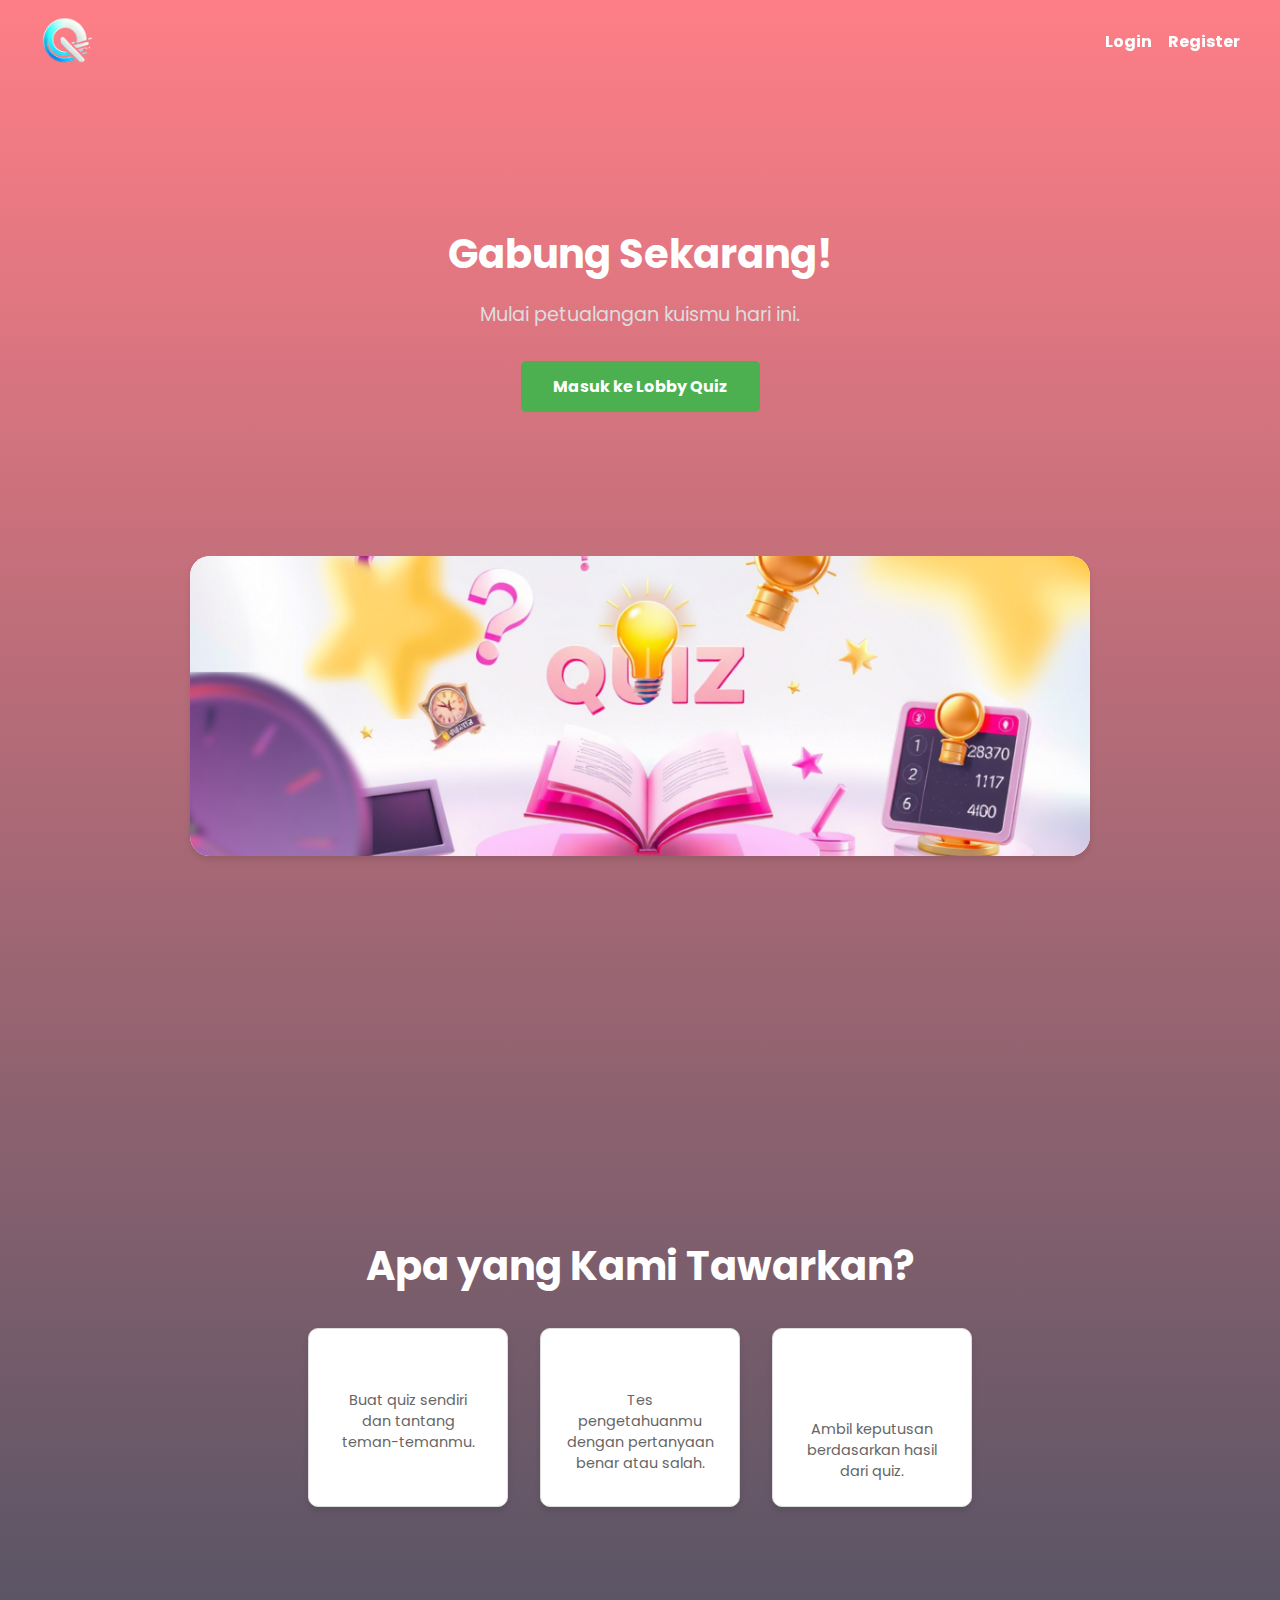
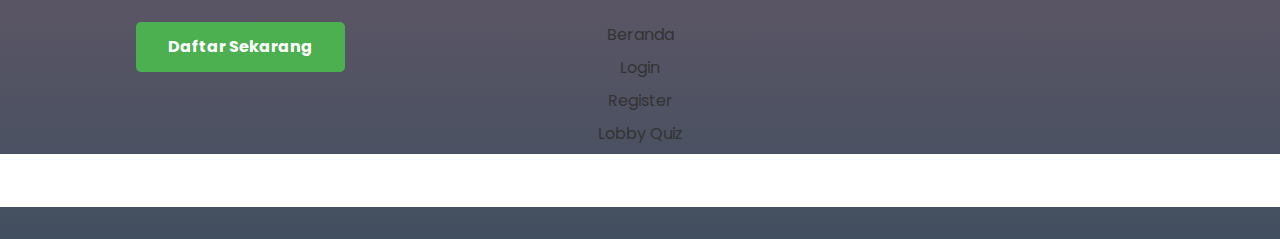
<file: index.html>
<!DOCTYPE html>
<html lang="id">
<head>
    <meta charset="UTF-8">
    <meta name="viewport" content="width=device-width, initial-scale=1.0">
    <title>Quizzy Quest - Beranda</title>
    <link rel="stylesheet" href="assets/css/styles.css">
    <link rel="preconnect" href="https://fonts.googleapis.com">
    <link rel="preconnect" href="https://fonts.gstatic.com" crossorigin>
    <link href="https://fonts.googleapis.com/css2?family=Poppins:wght@400;500;600&display=swap" rel="stylesheet">
</head>
<body>
    <!-- Header -->
    <header id="site-header">
        <div class="header-container">
            <img src="assets/images/logo.png" alt="Quizzy Quest Logo" class="site-logo">
            <nav class="main-navigation">
                <ul class="nav-links">
                    <li><a href="pages/login.html" class="nav-link">Login</a></li>
                    <li><a href="pages/register.html" class="nav-link">Register</a></li>
                </ul>
            </nav>
        </div>
    </header>

    <!-- Main Content -->
    <main id="main-content">
        <!-- Join Quiz Section -->
        <section class="join-quiz-section">
            <h2 class="section-title">Gabung Sekarang!</h2>
            <p class="section-description">Mulai petualangan kuismu hari ini.</p>
            <a href="pages/pre-lobby.html" class="join-quiz-button">Masuk ke Lobby Quiz</a>
        </section>

        <!-- Carousel Section -->
        <section class="carousel-section">
            <div class="carousel-container">
                <div class="carousel-card active">
                    <img src="assets/images/carousel/card1.png" alt="Carousel Image 1" class="carousel-image">
                
                </div>
                <div class="carousel-card">
                    <img src="assets/images/carousel/card1.png" alt="Carousel Image 2" class="carousel-image">
               
                </div>
                <div class="carousel-card">
                    <img src="assets/images/carousel/card1.png" alt="Carousel Image 3" class="carousel-image">
                    
                </div>
            </div>
        </section>

        <!-- Features Sections -->
        <section class="features-section">
            <h2 class="section-title">Apa yang Kami Tawarkan?</h2>
            <div class="feature-cards">
                <div class="feature-card">
                    <h3 class="card-title">Membuat Quiz</h3>
                    <p class="card-description">Buat quiz sendiri dan tantang teman-temanmu.</p>
                </div>
                <div class="feature-card">
                    <h3 class="card-title">Right or False</h3>
                    <p class="card-description">Tes pengetahuanmu dengan pertanyaan benar atau salah.</p>
                </div>
                <div class="feature-card">
                    <h3 class="card-title">Decision Maker</h3>
                    <p class="card-description">Ambil keputusan berdasarkan hasil dari quiz.</p>
                </div>
            </div>
        </section>
    </main>

    <!-- Footer -->
    <footer id="site-footer">
        <div class="footer-top">
            <div class="cta-section">
                <h3 class="cta-title">Tertarik? Gabung Sekarang!</h3>
                <a href="pages/register.html" class="cta-button">Daftar Sekarang</a>
            </div>
            <div class="sitemap-section">
                <h3 class="sitemap-title">Peta Situs</h3>
                <ul class="sitemap-links">
                    <li><a href="index.html">Beranda</a></li>
                    <li><a href="pages/login.html">Login</a></li>
                    <li><a href="pages/register.html">Register</a></li>
                    <li><a href="pages/lobby.html">Lobby Quiz</a></li>
                </ul>
            </div>
            <div class="contact-section">
                <h3 class="contact-title">Kontak Kami</h3>
                <p class="contact-info">Email: support@quizzyquest.com</p>
                <p class="contact-info">Telepon: +123-456-7890</p>
            </div>
        </div>
        <div class="footer-bottom">
            <p class="copyright-text">© 2023 Quizzy Quest. All rights reserved.</p>
        </div>
    </footer>

    <!-- JavaScript -->
    <script src="assets/js/main.js"></script>
    <script src="assets/js/scroll-effects.js"></script>
</body>
</html>
</file>
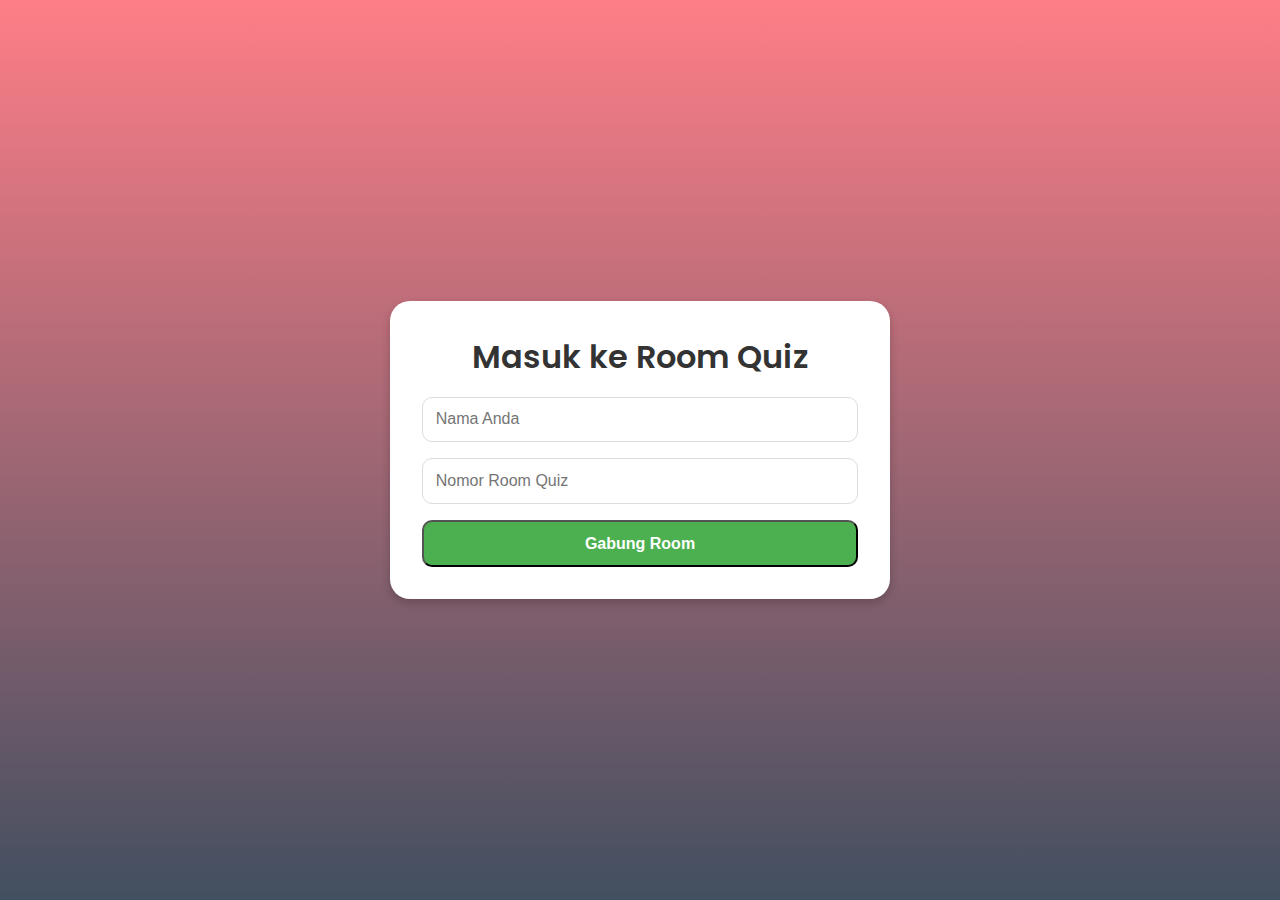
<file: pages/lobby.html>
<!DOCTYPE html>
<html lang="id">
<head>
    <meta charset="UTF-8">
    <meta name="viewport" content="width=device-width, initial-scale=1.0">
    <title>Lobby Quiz</title>
    <link rel="stylesheet" href="../assets/css/lobby.css">
    <link rel="preconnect" href="https://fonts.googleapis.com">
    <link rel="preconnect" href="https://fonts.gstatic.com" crossorigin>
    <link href="https://fonts.googleapis.com/css2?family=Poppins:wght@400;500;600&display=swap" rel="stylesheet">
</head>
<body>
    <div class="lobby-container">
        <!-- Header -->
        <div class="lobby-header">
            <h1 class="lobby-title">Room Quiz</h1>
            <p class="lobby-description">Selamat datang di Room Quiz!</p>
        </div>

        <!-- Kode Room -->
        <div class="room-code-section">
            <p class="room-code-label">Kode Room:</p>
            <div class="room-code-box">
                <span id="roomCode"></span>
                <button id="copyButton" class="copy-button">Copy</button>
            </div>
        </div>

        <!-- Daftar Pemain -->
        <div class="players-list">
            <h2 class="players-title">Pemain dalam Room</h2>
            <ul id="playersList" class="players-items">
                <!-- Daftar pemain akan ditampilkan di sini -->
            </ul>
        </div>

        <!-- Tombol Aksi -->
        <div class="action-buttons">
            <button id="inviteFriendsButton" class="auth-button invite-friends-button">Invite Friends</button>
            <button id="startQuizButton" class="auth-button start-quiz-button">Mulai Quiz</button>
        </div>
    </div>

    <script src="../assets/js/quiz-parser.js"></script>
    <script>
        // Ambil data dari localStorage
        const playerName = localStorage.getItem('playerName');
        const roomNumber = localStorage.getItem('roomNumber');

        if (!playerName || !roomNumber) {
            alert("Silakan masukkan nama dan nomor room terlebih dahulu!");
            window.location.href = "pre-lobby.html";
        }

        // Tampilkan detail room quiz
        fetch('../data/questions.csv')
        .then(response => response.text())
        .then(csvData => {
            const parsedQuestions = parseCSV(csvData);

            console.log("Parsed Questions:", parsedQuestions); // Log parsed questions
            console.log("Room Number from localStorage:", roomNumber); // Log room number

            const roomQuestions = getQuestionsByRoom(parsedQuestions, roomNumber);

            console.log("Filtered Questions for Room:", roomQuestions); // Log filtered questions

            if (roomQuestions.length === 0) {
                alert("Room tidak ditemukan!");
                window.location.href = "pre-lobby.html";
            }

            const title = roomQuestions[0].title;
            const totalQuestions = roomQuestions.length;

            document.querySelector('.lobby-title').textContent += `: ${title}`;
            document.querySelector('.lobby-description').innerHTML = `
                Selamat datang, <strong>${playerName}</strong>!<br>
                Room ini memiliki <strong>${totalQuestions} pertanyaan</strong>.
            `;

            localStorage.setItem('quizQuestions', JSON.stringify(roomQuestions));
        })
        .catch(error => {
            console.error("Error loading questions:", error);
            alert("Gagal memuat pertanyaan. Silakan coba lagi.");
        });

            document.getElementById('roomCode').textContent = roomNumber;

        // Dummy data untuk daftar pemain
        const dummyPlayers = [
            { name: "Alice", avatar: "😊" },
            { name: "Bob", avatar: "😎" },
            { name: "Charlie", avatar: "🤩" }
        ];

        // Tampilkan daftar pemain
        const playersList = document.getElementById('playersList');
        dummyPlayers.forEach(player => {
            const listItem = document.createElement('li');
            listItem.className = 'player-item';
            listItem.innerHTML = `
                <span class="player-avatar">${player.avatar}</span>
                <span class="player-name">${player.name}</span>
            `;
            playersList.appendChild(listItem);
        });

        // Tombol Copy
        document.getElementById('copyButton').addEventListener('click', () => {
            const roomCode = document.getElementById('roomCode').textContent;
            navigator.clipboard.writeText(roomCode).then(() => {
                alert("Kode room berhasil disalin!");
            }).catch(err => {
                alert("Gagal menyalin kode room.");
            });
        });

        // Tombol Mulai Quiz
        document.getElementById('startQuizButton').addEventListener('click', () => {
            window.location.href = "quiz.html";
        });

        // Tombol Invite Friends (Dummy)
        document.getElementById('inviteFriendsButton').addEventListener('click', () => {
            alert("Bagikan kode room kepada temanmu: " + document.getElementById('roomCode').textContent);
        });
    </script>
</body>
</html>
</file>
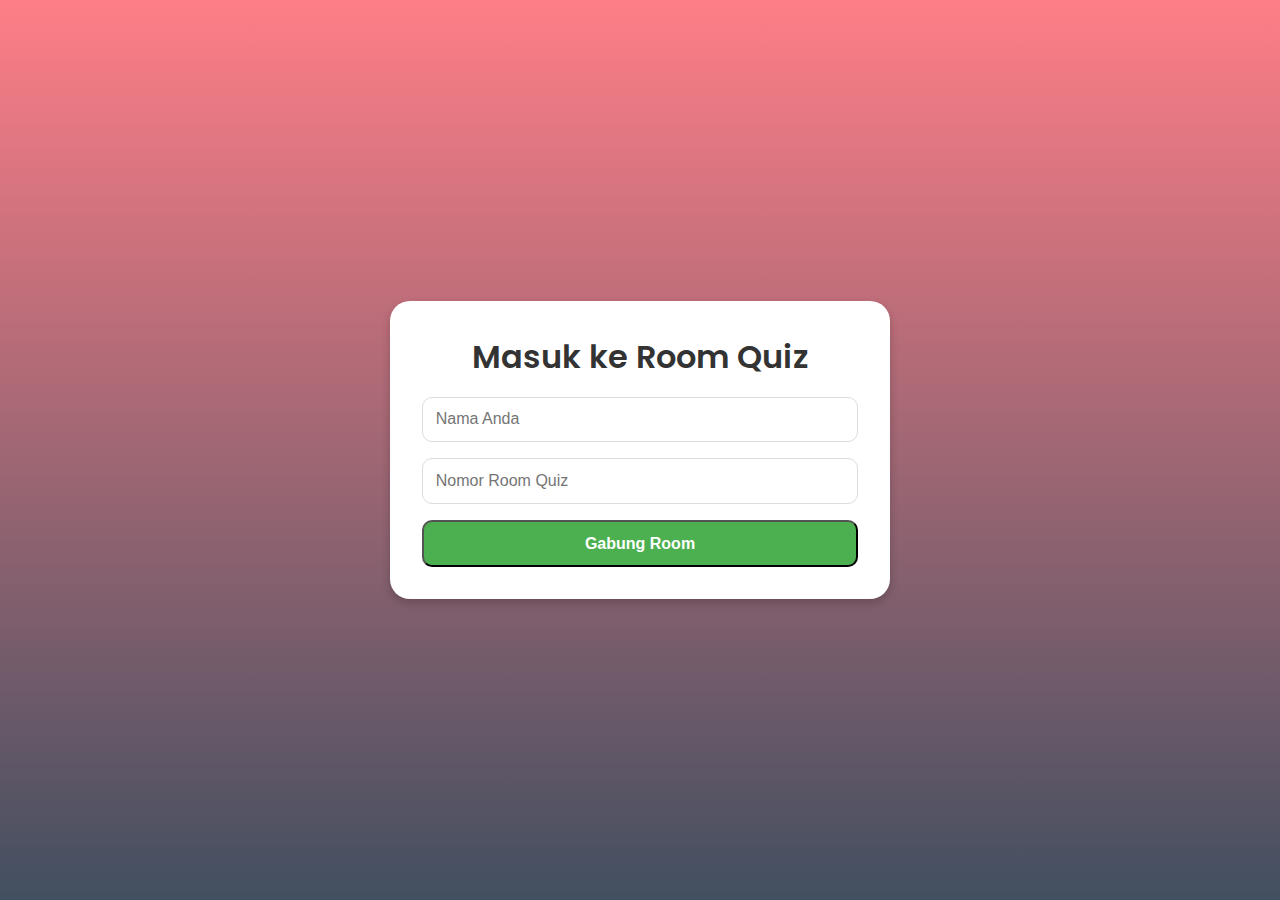
<file: pages/pre-lobby.html>
<!DOCTYPE html>
<html lang="id">
<head>
    <meta charset="UTF-8">
    <meta name="viewport" content="width=device-width, initial-scale=1.0">
    <title>Pre-Lobby Quiz</title>
    <link rel="stylesheet" href="../assets/css/pre-lobby.css">
    <link rel="preconnect" href="https://fonts.googleapis.com">
    <link rel="preconnect" href="https://fonts.gstatic.com" crossorigin>
    <link href="https://fonts.googleapis.com/css2?family=Poppins:wght@400;500;600&display=swap" rel="stylesheet">
</head>
<body>
    <div class="auth-container">
        <div class="register-section">
            <h1 class="auth-title">Masuk ke Room Quiz</h1>
            <form id="preLobbyForm" class="auth-form">
                <input type="text" placeholder="Nama Anda" class="input-field" id="playerName">
                <input type="number" placeholder="Nomor Room Quiz" class="input-field" id="roomNumber">
                <button type="submit" class="auth-button join-button">Gabung Room</button>
            </form>
        </div>
    </div>

    <script src="../assets/js/main.js"></script>
    <script>
        document.getElementById('preLobbyForm').addEventListener('submit', function(event) {
            event.preventDefault();

            const playerName = document.getElementById('playerName').value;
            const roomNumber = document.getElementById('roomNumber').value;

            if (!playerName || !roomNumber) {
                alert("Silakan isi nama dan nomor room!");
                return;
            }

            // Simpan data ke localStorage
            localStorage.setItem('playerName', playerName);
            localStorage.setItem('roomNumber', roomNumber);

            // Redirect ke halaman lobby
            window.location.href = "lobby.html";
        });
    </script>
</body>
</html>
</file>
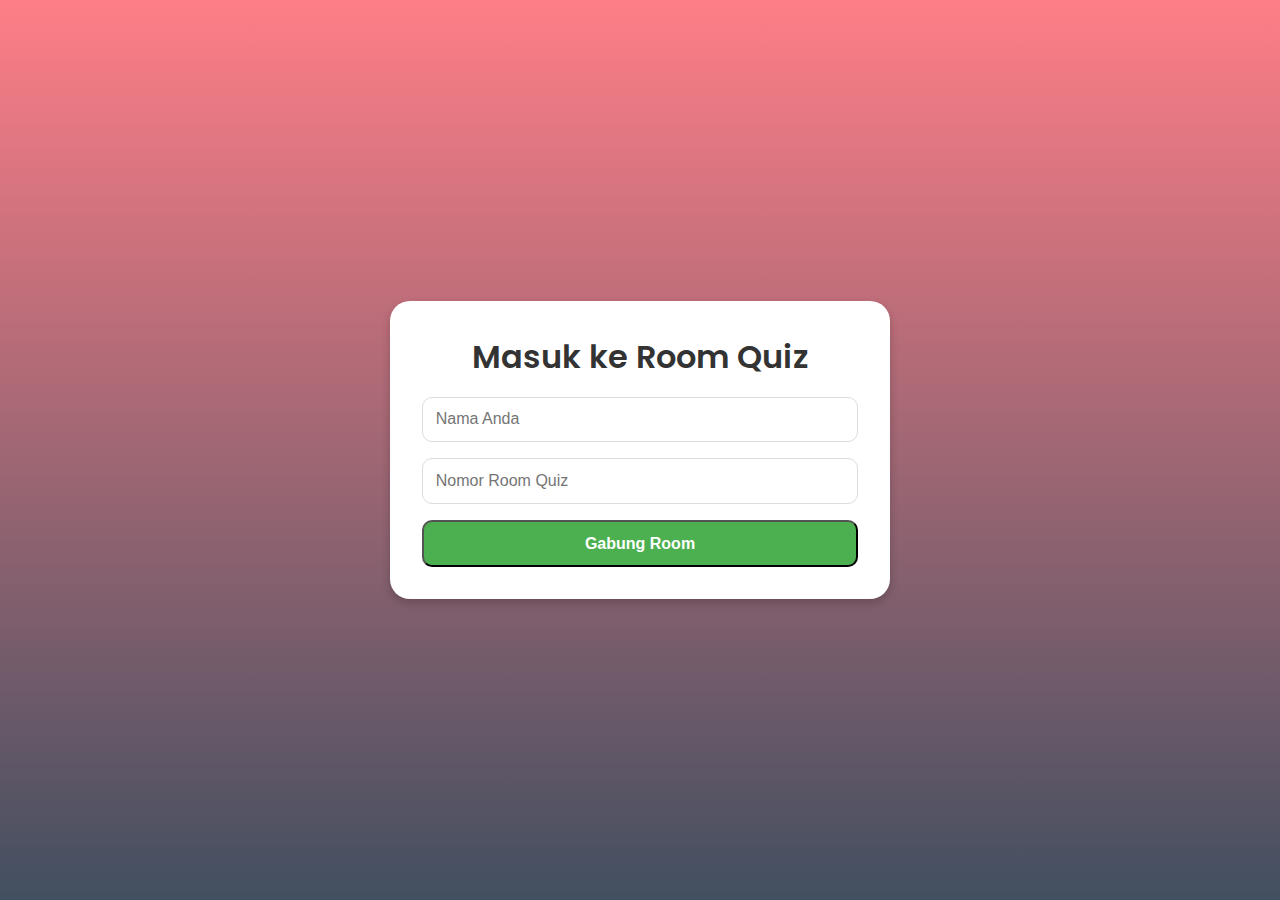
<file: pages/quiz.html>
<!DOCTYPE html>
<html lang="id">
<head>
    <meta charset="UTF-8">
    <meta name="viewport" content="width=device-width, initial-scale=1.0">
    <title>Quiz</title>
    <link rel="stylesheet" href="../assets/css/quiz.css"> <!-- Hanya quiz.css -->
    <link rel="preconnect" href="https://fonts.googleapis.com">
    <link rel="preconnect" href="https://fonts.gstatic.com" crossorigin>
    <link href="https://fonts.googleapis.com/css2?family=Poppins:wght@400;500;600&display=swap" rel="stylesheet">
</head>
<body>
    <div class="quiz-container">
        <!-- Header Quiz -->
        <div class="quiz-header">
            <p class="quiz-progress">Pertanyaan <span id="currentQuestionNumber">1</span>/<span id="totalQuestions">5</span></p>
        </div>

        <!-- Pertanyaan -->
        <div id="quizContent" class="quiz-content">
            <!-- Pertanyaan akan ditampilkan di sini -->
        </div>

        <!-- Feedback Jawaban -->
        <div id="feedbackMessage" class="feedback-message"></div>

        <!-- Pilihan Ganda -->
        <div id="optionsContainer" class="options-container">
            <!-- Pilihan ganda akan ditampilkan di sini -->
        </div>

        <!-- Progress Bar -->
        <div id="progressBar" class="progress-bar"></div>
    </div>

    <script src="../assets/js/quiz-parser.js"></script>
    <script>
        // Ambil data pertanyaan dari localStorage
        const quizQuestions = JSON.parse(localStorage.getItem('quizQuestions'));
        if (!quizQuestions || quizQuestions.length === 0) {
            console.error("No questions found in localStorage!"); // Debugging
            alert("Tidak ada pertanyaan tersedia!");
            window.location.href = "pre-lobby.html";
        }

        let currentQuestionIndex = 0;
        let score = 0;

        // Fungsi untuk menampilkan pertanyaan
        function displayQuestion(index) {
            const questionData = quizQuestions[index];
            console.log("Current Question Data:", questionData); // Debugging

            if (!questionData) {
                console.error("Invalid question data at index:", index); // Debugging
                return;
            }

            document.getElementById('quizContent').innerHTML = `
                <p class="quiz-question">${questionData.question}</p>
            `;

            // Update progress
            document.getElementById('currentQuestionNumber').textContent = index + 1;
            document.getElementById('totalQuestions').textContent = quizQuestions.length;

            // Tampilkan pilihan ganda
            const optionsContainer = document.getElementById('optionsContainer');
            optionsContainer.innerHTML = ''; // Bersihkan konten sebelumnya

            ['A', 'B', 'C', 'D'].forEach(option => {
                const optionText = questionData[`option_${option.toLowerCase()}`];
                console.log(`Option ${option}: ${optionText}`); // Debugging

                const optionBox = document.createElement('div');
                optionBox.className = 'option-box';
                optionBox.textContent = `${option}. ${optionText}`;
                optionBox.addEventListener('click', () => handleAnswer(option));
                optionsContainer.appendChild(optionBox);
            });
        }

        // Fungsi untuk menangani jawaban
        function handleAnswer(selectedOption) {
            const correctAnswer = quizQuestions[currentQuestionIndex].correct_answer;

            // Nonaktifkan semua pilihan setelah jawaban dipilih
            document.querySelectorAll('.option-box').forEach(box => {
                box.style.pointerEvents = 'none';
            });

            // Ubah warna latar belakang berdasarkan jawaban
            const isCorrect = selectedOption === correctAnswer;
            document.body.style.backgroundColor = isCorrect ? '#4CAF50' : '#FF5722';
            document.getElementById('feedbackMessage').textContent = isCorrect
                ? 'Jawaban kamu benar! ✅'
                : `Jawaban kamu salah! ❌ Jawaban yang benar adalah: ${correctAnswer}`;

            // Tambahkan skor jika jawaban benar
            if (isCorrect) score++;

            // Mulai progress bar
            startProgressBar();
        }

        // Fungsi untuk memulai progress bar
        function startProgressBar() {
            const progressBar = document.getElementById('progressBar');
            progressBar.style.width = '0%';
            progressBar.style.transition = 'none';
            setTimeout(() => {
                progressBar.style.transition = 'width 4s linear';
                progressBar.style.width = '100%';

                // Pindah ke pertanyaan berikutnya setelah 4 detik
                setTimeout(() => {
                    currentQuestionIndex++;
                    if (currentQuestionIndex < quizQuestions.length) {
                        resetQuizUI();
                        displayQuestion(currentQuestionIndex);
                    } else {
                        // Simpan skor ke localStorage dan redirect ke halaman rekap
                        localStorage.setItem('quizScore', score);
                        window.location.href = "rekap.html";
                    }
                }, 4000);
            }, 50);
        }

        // Fungsi untuk mereset UI setelah transisi
        function resetQuizUI() {
            document.body.style.backgroundColor = '#fff'; // Reset warna latar belakang
            document.getElementById('feedbackMessage').textContent = ''; // Hapus feedback
            document.querySelectorAll('.option-box').forEach(box => {
                box.style.pointerEvents = 'auto'; // Aktifkan kembali pilihan
            });
        }

        // Tampilkan pertanyaan pertama saat halaman dimuat
        displayQuestion(currentQuestionIndex);
    </script>
</body>
</html>
</file>
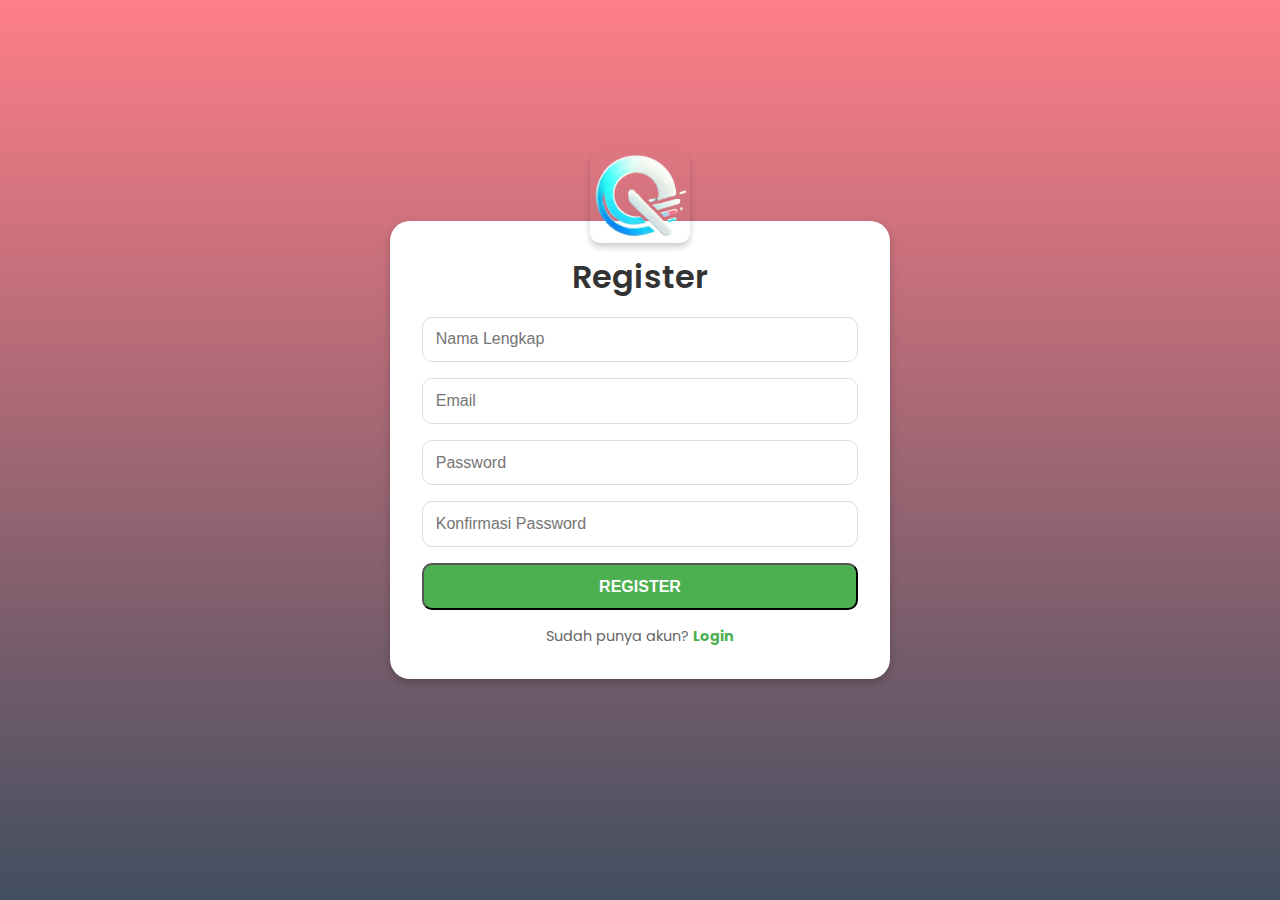
<file: pages/register.html>
<!DOCTYPE html>
<html lang="id">
<head>
    <meta charset="UTF-8">
    <meta name="viewport" content="width=device-width, initial-scale=1.0">
    <title>Register</title>
    <link rel="stylesheet" href="../assets/css/register.css">
    <link rel="preconnect" href="https://fonts.googleapis.com">
    <link rel="preconnect" href="https://fonts.gstatic.com" crossorigin>
    <link href="https://fonts.googleapis.com/css2?family=Poppins:wght@400;500;600&display=swap" rel="stylesheet">
</head>
<body>
    <div class="register-container">
        <!-- Logo -->
        <img src="../assets/images/logo.png" alt="Quizzy Quest Logo" class="floating-logo">

        <!-- Register Section -->
        <div class="register-section">
            <h1 class="auth-title">Register</h1>
            <form id="registerForm" class="auth-form">
                <input type="text" placeholder="Nama Lengkap" class="input-field" id="fullName">
                <input type="email" placeholder="Email" class="input-field" id="email">
                <input type="password" placeholder="Password" class="input-field" id="password">
                <input type="password" placeholder="Konfirmasi Password" class="input-field" id="confirmPassword">
                <button type="submit" class="auth-button register-button">REGISTER</button>
            </form>
            <p class="login-text">Sudah punya akun? <a href="login.html" class="login-link">Login</a></p>
        </div>
    </div>

    <script>
        document.getElementById('registerForm').addEventListener('submit', function(event) {
            event.preventDefault();

            const fullName = document.getElementById('fullName').value;
            const email = document.getElementById('email').value;
            const password = document.getElementById('password').value;
            const confirmPassword = document.getElementById('confirmPassword').value;

            // Validasi password
            if (password !== confirmPassword) {
                alert("Password dan Konfirmasi Password tidak cocok.");
                return;
            }

            // Simulasi validasi registrasi
            setTimeout(function() {
                alert("Pendaftaran berhasil!");
                window.location.href = "login.html";
            }, 1000);
        });
    </script>
</body>
</html>
</file>
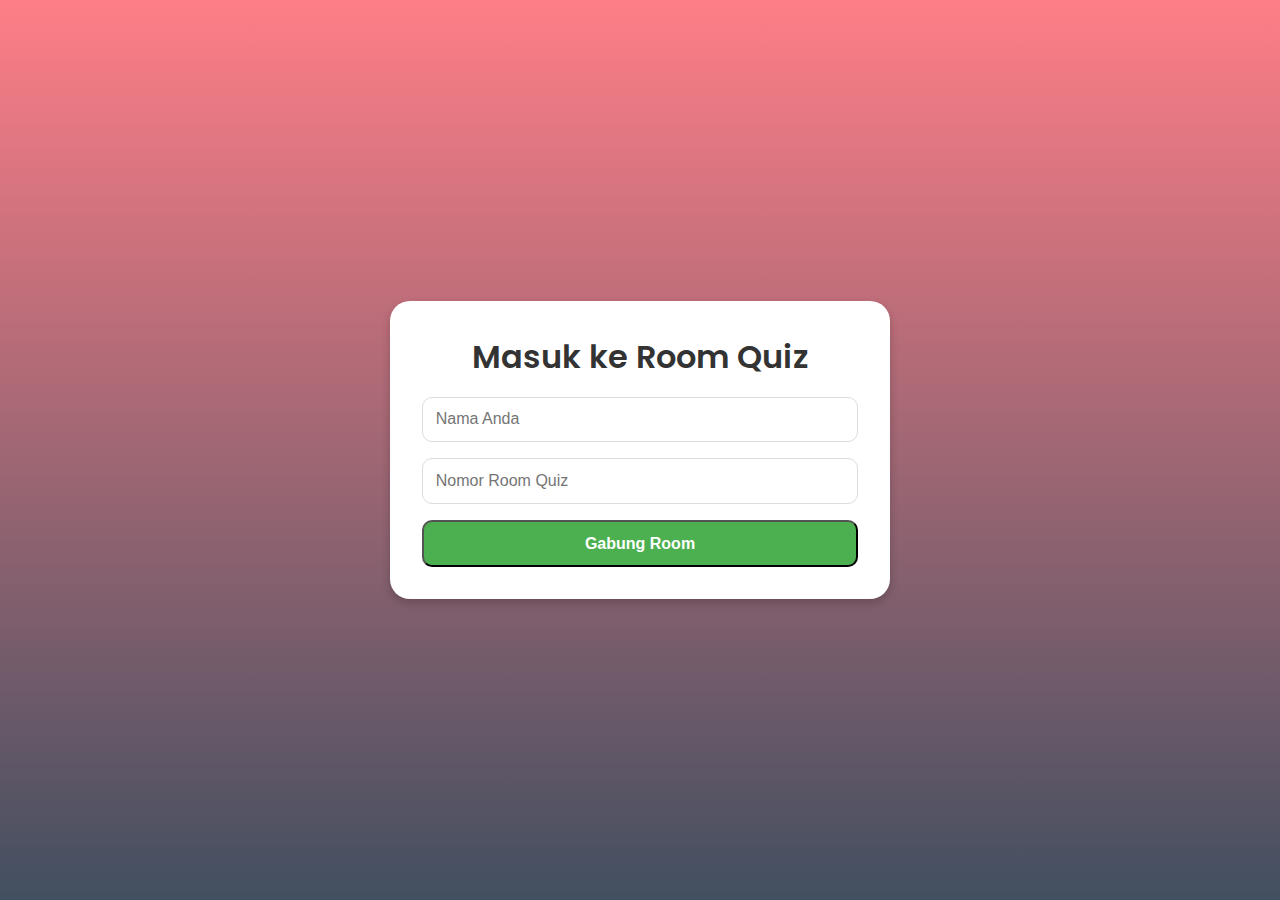
<file: pages/rekap.html>
<!DOCTYPE html>
<html lang="id">
<head>
    <meta charset="UTF-8">
    <meta name="viewport" content="width=device-width, initial-scale=1.0">
    <title>Rekap Quiz</title>
    <link rel="stylesheet" href="../assets/css/rekap.css"> <!-- File CSS khusus rekap -->
</head>
<body>
    <div class="rekap-container">
        <!-- Header Rekap -->
        <h1 class="rekap-title">Rekap Quiz</h1>

        <!-- Skor Akhir -->
        <div class="score-summary">
            <p class="score-text">Skor Akhir:</p>
            <p id="finalScore" class="score-value">0</p>
        </div>

        <!-- Detail Pertanyaan -->
        <div class="question-details">
            <h2 class="details-title">Detail Pertanyaan</h2>
            <ul id="questionList" class="details-list">
                <!-- Detail pertanyaan akan ditampilkan di sini -->
            </ul>
        </div>

        <!-- Tombol Aksi -->
        <div class="action-buttons">
            <button id="restartQuizButton" class="auth-button restart-button">Main Lagi</button>
            <button id="backToLobbyButton" class="auth-button back-to-lobby-button">Kembali ke Lobby</button>
        </div>
    </div>

    <script src="../assets/js/quiz-parser.js"></script>
    <script>
        // Ambil data dari localStorage
        const playerName = localStorage.getItem('playerName');
        const quizQuestions = JSON.parse(localStorage.getItem('quizQuestions'));
        const quizScore = parseInt(localStorage.getItem('quizScore')) || 0;

        if (!playerName || !quizQuestions) {
            alert("Data tidak tersedia!");
            window.location.href = "pre-lobby.html";
        }

        // Tampilkan skor akhir
        document.getElementById('finalScore').textContent = quizScore;

        // Tampilkan detail pertanyaan
        const questionList = document.getElementById('questionList');
        quizQuestions.forEach((question, index) => {
            const userAnswer = localStorage.getItem(`userAnswer_${index}`) || 'Tidak dijawab';
            const isCorrect = userAnswer === question.correct_answer;

            const listItem = document.createElement('li');
            listItem.className = 'question-item';
            listItem.innerHTML = `
                <p class="question">${question.question}</p>
                <p class="answer-info">
                    Jawaban kamu: <span class="${isCorrect ? 'correct' : 'incorrect'}">${userAnswer}</span><br>
                    Jawaban yang benar: <span class="correct-answer">${question.correct_answer}</span>
                </p>
            `;
            questionList.appendChild(listItem);
        });

        // Tombol Main Lagi
        document.getElementById('restartQuizButton').addEventListener('click', () => {
            localStorage.removeItem('quizScore'); // Hapus skor lama
            window.location.href = "quiz.html"; // Redirect ke halaman quiz
        });

        // Tombol Kembali ke Lobby
        document.getElementById('backToLobbyButton').addEventListener('click', () => {
            localStorage.removeItem('quizScore'); // Hapus skor lama
            window.location.href = "lobby.html"; // Redirect ke halaman lobby
        });
    </script>
</body>
</html>
</file>
<file: assets/css/styles.css>
/* General Reset */
* {
    margin: 0;
    padding: 0;
    box-sizing: border-box;
}

/* Body and Font */
body {
    font-family: 'Poppins', sans-serif;
    background: linear-gradient(to bottom, #FE7E87, #424F60);
    color: #fff;
    overflow-x: hidden;
}

/* Header */
#site-header {
    position: fixed;
    top: 0;
    left: 0;
    width: 100%;
    z-index: 1000;
    transition: background-color 0.3s ease;
    padding: 1rem;
    display: flex;
    justify-content: space-between;
    align-items: center;
    background-color: rgba(255, 255, 255, 0); /* Transparan saat awal */
    
}

.header-container {
    display: flex;
    justify-content: space-between;
    align-items: center;
    width: 100%;
    max-width: 1200px;
    margin: 0 auto;
}


.site-logo {
    height: 50px;
}

.main-navigation .nav-links {
    list-style: none;
    display: flex;
    gap: 1rem;
}

.nav-link {
    text-decoration: none;
    color: rgb(255, 255, 255);
    font-weight: bold;
}

/* Main Content */
#main-content {
    padding: 10rem 2rem 2rem;
    max-width: 1200px;
    margin: 0 auto;
}

.join-quiz-section {
    text-align: center;
    padding: 4rem 1rem;
}

.section-title {
    font-size: 2.5rem;
    margin-bottom: 1rem;
}

.section-description {
    font-size: 1.2rem;
    color: #ddd;
    margin-bottom: 2rem;
}

.join-quiz-button {
    display: inline-block;
    padding: 0.8rem 2rem;
    background-color: #4CAF50;
    color: white;
    text-decoration: none;
    border-radius: 5px;
    font-weight: bold;
    transition: background-color 0.3s ease;
}

.join-quiz-button:hover {
    background-color: #3e8e41;
}
/* Carousel Styling */
.carousel-section {
    margin-top: 5rem;
    text-align: center;
}

.carousel-container {
    position: relative;
    display: flex;
    justify-content: center;
    overflow: hidden;
    max-width: 100%;
    height: 600px;
    scroll-snap-type: x mandatory;
    gap: 2rem;
}

.carousel-card {
    position: absolute;
    top: 0;
    left: 100%; /* Mulai dari luar layar */
    transition: transform 0.5s ease-in-out;
    opacity: 0; /* Awalnya tidak terlihat */
    width: 100%; /* Lebar kartu */
    max-width: 900px;
    background-color: #fff;

    
    border-radius: 20px;
    box-shadow: 0 4px 6px rgba(0, 0, 0, 0.1);
    display: flex;
    flex-direction: column;
    align-items: center;
    text-align: center;
}

.carousel-card.active {
    left: 50%; /* Pindah ke tengah layar */
    transform: translateX(-50%);
    opacity: 1; /* Terlihat */
}

.carousel-image {
    width: 100%;
    height: 300px;
    object-fit: cover;
    border-radius: 20px;
   
}


.card-title {
    font-size: 1.2rem;
    margin-bottom: 0.5rem;
}

.card-description {
    font-size: 0.9rem;
    color: #666;
}

.features-section {
    margin-top: 5rem;
    text-align: center;
}

.feature-cards {
    display: flex;
    justify-content: center;
    gap: 2rem;
    margin-top: 2rem;
}

.feature-card {
    background-color: #fff;
    padding: 1.5rem;
    border: 1px solid #ddd;
    border-radius: 10px;
    width: 200px;
    box-shadow: 0 4px 6px rgba(0, 0, 0, 0.1);
}

/* Footer */
#site-footer {
    position: relative;
    background-color: rgba(255, 255, 255, 0); /* Transparan saat awal */
    transition: background-color 0.3s ease;
    padding: 2rem 0;
    text-align: center;
    color: rgba(255,255,255,0);
}

.footer-top {
    display: flex;
    justify-content: space-around;
    margin-bottom: 2rem;
    max-width: 1200px;
    margin: 0 auto;
}
.footer img {
    box-shadow: 8px 8px 15px rgba(0, 0, 0, 0.5);
}

.cta-section,
.sitemap-section,
.contact-section {
    flex: 1;
    text-align: center;
}

.cta-title,
.sitemap-title,
.contact-title {
    font-size: 1.5rem;
    margin-bottom: 1rem;
}

.cta-button {
    display: inline-block;
    padding: 0.8rem 2rem;
    background-color: #4CAF50;
    color: white;
    text-decoration: none;
    border-radius: 5px;
    font-weight: bold;
    transition: background-color 0.3s ease;
}

.cta-button:hover {
    background-color: #3e8e41;
}

.sitemap-links {
    list-style: none;
    padding: 0;
}

.sitemap-links li {
    margin-bottom: 0.5rem;
}

.sitemap-links a {
    text-decoration: none;
    color: #333;
}
/* Quiz Container */
.quiz-container {
    max-width: 500px;
    margin: 0 auto;
    padding: 2rem;
    background-color: #fff;
    color: #333;
    border-radius: 20px; /* Corner radius besar */
    box-shadow: 0 4px 10px rgba(0, 0, 0, 0.2);
    text-align: center;
}

.quiz-title {
    font-size: 2rem;
    font-weight: bold;
    color: #4CAF50;
    margin-bottom: 1rem;
}

.quiz-progress {
    font-size: 1rem;
    color: #666;
    margin-bottom: 1rem;
}

.quiz-content {
    margin-bottom: 1rem;
    text-align: left;
}

.quiz-question {
    font-size: 1.2rem;
    font-weight: bold;
    margin-bottom: 1rem;
}

.quiz-content label {
    display: block;
    margin: 0.5rem 0;
    font-size: 1rem;
    cursor: pointer;
}

.feedback-message {
    margin-top: 1rem;
    font-size: 1rem;
    color: #FF5722; /* Warna merah untuk pesan salah */
}

.feedback-message.success {
    color: #4CAF50; /* Warna hijau untuk pesan benar */
}

/* Tombol Aksi */
.quiz-actions {
    margin-top: 2rem;
}

.auth-button {
    padding: 0.8rem 2rem;
    border-radius: 10px;
    font-size: 1rem;
    font-weight: bold;
    text-decoration: none;
    cursor: pointer;
    transition: background-color 0.3s ease, transform 0.3s ease;
    box-shadow: 0 4px 6px rgba(0, 0, 0, 0.1);
}

.next-question-button {
    background-color: #4CAF50;
    color: white;
}

.next-question-button:hover {
    background-color: #3e8e41;
    transform: scale(1.05);
}

.contact-info {
    margin-bottom: 0.5rem;
}

.footer-bottom {
    text-align: center;
    padding: 1rem 0;
    background-color: #fff;
}

.copyright-text {
    font-size: 0.9rem;
}

@media (max-width: 768px) {
    .carousel-card {
        width: 90%; /* Lebar lebih besar di layar kecil */
        max-width: none;
    }
}
</file>
<file: assets/css/lobby.css>
/* General Reset */
* {
    margin: 0;
    padding: 0;
    box-sizing: border-box;
}

/* Body Styling */
body {
    font-family: 'Poppins', sans-serif;
    background: linear-gradient(to bottom, #FE7E87, #424F60);
    color: #fff;
    display: flex;
    justify-content: center;
    align-items: center;
    height: 100vh;
    overflow: hidden;
}

/* Lobby Container */
.lobby-container {
    width: 100%;
    max-width: 500px;
    padding: 2rem;
    background-color: #fff;
    color: #333;
    border-radius: 20px; /* Corner radius besar */
    box-shadow: 0 4px 10px rgba(0, 0, 0, 0.2);
    text-align: center;
    animation: fadeIn 1s ease-in-out;
}

/* Animasi Fade-In */
@keyframes fadeIn {
    from {
        opacity: 0;
        transform: translateY(-20px);
    }
    to {
        opacity: 1;
        transform: translateY(0);
    }
}

/* Lobby Header */
.lobby-header {
    margin-bottom: 2rem;
}

.lobby-title {
    font-size: 2.5rem;
    font-weight: bold;
    color: #4CAF50;
    text-transform: uppercase;
    letter-spacing: 2px;
    margin-bottom: 0.5rem;
    animation: glow 2s infinite alternate;
}

/* Animasi Glow */
@keyframes glow {
    from {
        text-shadow: 0 0 5px #4CAF50, 0 0 10px #4CAF50;
    }
    to {
        text-shadow: 0 0 10px #4CAF50, 0 0 20px #4CAF50, 0 0 30px #4CAF50;
    }
}

.lobby-description {
    font-size: 1.2rem;
    color: #666;
    margin-bottom: 1rem;
}

/* Room Code Section */
.room-code-section {
    margin-bottom: 2rem;
}

.room-code-label {
    font-size: 1.1rem;
    color: #333;
    margin-bottom: 0.5rem;
}

.room-code-box {
    display: flex;
    align-items: center;
    justify-content: center;
    gap: 1rem;
    padding: 0.5rem 1rem;
    background-color: #f9f9f9;
    border: 1px solid #ddd;
    border-radius: 10px;
}

#roomCode {
    font-size: 1.2rem;
    font-weight: bold;
    color: #4CAF50;
}

.copy-button {
    padding: 0.5rem 1rem;
    background-color: #4CAF50;
    color: white;
    border: none;
    border-radius: 5px;
    cursor: pointer;
    transition: background-color 0.3s ease;
}

.copy-button:hover {
    background-color: #3e8e41;
}

/* Players List */
.players-list {
    margin-bottom: 2rem;
}

.players-title {
    font-size: 1.5rem;
    font-weight: bold;
    color: #333;
    margin-bottom: 1rem;
}

.players-items {
    list-style: none;
    padding: 0;
}

.player-item {
    display: flex;
    align-items: center;
    gap: 1rem;
    padding: 0.5rem 0;
    font-size: 1rem;
    color: #333;
}

.player-avatar {
    font-size: 1.5rem;
}

/* Action Buttons */
.action-buttons {
    display: flex;
    gap: 1rem;
    justify-content: center;
}

.auth-button {
    padding: 0.8rem 2rem;
    border-radius: 10px;
    font-size: 1rem;
    font-weight: bold;
    text-decoration: none;
    cursor: pointer;
    transition: background-color 0.3s ease, transform 0.3s ease;
    box-shadow: 0 4px 6px rgba(0, 0, 0, 0.1);
}

.invite-friends-button {
    background-color: #FFC107;
    color: #333;
}

.invite-friends-button:hover {
    background-color: #FFA000;
    transform: scale(1.05);
}

.start-quiz-button {
    background-color: #4CAF50;
    color: white;
}

.start-quiz-button:hover {
    background-color: #3e8e41;
    transform: scale(1.05);
}
</file>
<file: assets/css/pre-lobby.css>
/* General Reset */
* {
    margin: 0;
    padding: 0;
    box-sizing: border-box;
}

/* Body Styling */
body {
    font-family: 'Poppins', sans-serif;
    background: linear-gradient(to bottom, #FE7E87, #424F60);
    color: #fff;
    display: flex;
    justify-content: center;
    align-items: center;
    height: 100vh;
    overflow: hidden;
}

/* Auth Container */
.auth-container {
    width: 100%;
    max-width: 500px;
    padding: 2rem;
    background-color: #fff;
    color: #333;
    border-radius: 20px; /* Corner radius besar */
    box-shadow: 0 4px 10px rgba(0, 0, 0, 0.2);
    text-align: center;
}

/* Titles and Descriptions */
.auth-title {
    font-size: 2rem;
    font-weight: 600;
    margin-bottom: 1rem;
}

.auth-form {
    display: flex;
    flex-direction: column;
    gap: 1rem;
    width: 100%;
}

.input-field {
    width: 100%;
    padding: 0.8rem;
    border: 1px solid #ddd;
    border-radius: 10px; /* Corner radius besar */
    font-size: 1rem;
    transition: border-color 0.3s ease;
}

.input-field:focus {
    border-color: #4CAF50;
    outline: none;
}

/* Buttons */
.auth-button {
    display: inline-block;
    padding: 0.8rem 2rem;
    border-radius: 10px; /* Corner radius besar */
    font-size: 1rem;
    font-weight: bold;
    text-decoration: none;
    cursor: pointer;
    transition: background-color 0.3s ease, transform 0.3s ease;
}

.join-button {
    background-color: #4CAF50;
    color: white;
}

.join-button:hover {
    background-color: #3e8e41;
}
</file>
<file: assets/css/quiz.css>
/* General Reset */
* {
    margin: 0;
    padding: 0;
    box-sizing: border-box;
}

/* Body Styling */
body {
    font-family: 'Poppins', sans-serif;
    background-color: #f9f9f9;
    color: #333;
    display: flex;
    justify-content: center;
    align-items: center;
    height: 100vh;
    overflow: hidden;
}

/* Quiz Container */
.quiz-container {
    max-width: 600px;
    width: 100%;
    padding: 2rem;
    background-color: #fff;
    border-radius: 20px;
    box-shadow: 0 4px 10px rgba(0, 0, 0, 0.2);
    text-align: center;
}

/* Quiz Header */
.quiz-header {
    margin-bottom: 1rem;
}

.quiz-progress {
    font-size: 1rem;
    color: #666;
}

.quiz-question {
    font-size: 1.5rem;
    font-weight: bold;
    margin-bottom: 1rem;
}

/* Options Container */
.options-container {
    display: flex;
    flex-direction: column;
    gap: 1rem;
    margin-bottom: 1rem;
}

.option-box {
    display: block; /* Pastikan box ditampilkan */
    padding: 1rem;
    background-color: #f9f9f9;
    border: 1px solid #ddd;
    border-radius: 10px;
    cursor: pointer;
    transition: background-color 0.3s ease, transform 0.3s ease;
    font-size: 1rem;
    text-align: left;
    margin-bottom: 0.5rem; /* Tambahkan margin agar box terpisah */
}

.option-box:hover {
    background-color: #eaeaea;
    transform: scale(1.02);
}

/* Feedback Message */
.feedback-message {
    margin-top: 1rem;
    font-size: 1.2rem;
    font-weight: bold;
    color: #fff;
}

/* Progress Bar */
.progress-bar {
    height: 5px;
    width: 0%;
    background-color: #4CAF50;
    margin-top: 1rem;
}
</file>
<file: assets/css/register.css>
/* General Reset */
* {
    margin: 0;
    padding: 0;
    box-sizing: border-box;
}

/* Body Styling */
body {
    font-family: 'Poppins', sans-serif;
    background: linear-gradient(to bottom, #FE7E87, #424F60);
    color: #fff;
    display: flex;
    justify-content: center;
    align-items: center;
    height: 100vh;
    overflow: hidden;
}

/* Register Container */
.register-container {
    position: relative;
    width: 100%;
    max-width: 500px;
    padding: 2rem;
    background-color: #fff;
    color: #333;
    border-radius: 20px; /* Corner radius besar */
    box-shadow: 0 4px 10px rgba(0, 0, 0, 0.2);
    text-align: center;
}

/* Floating Logo */
.floating-logo {
    position: absolute;
    top: -70px; /* Melayang di atas konten */
    left: 50%;
    transform: translateX(-50%);
    width: 100px;
    height: auto;
    border-radius: 10px;
    box-shadow: 0 4px 6px rgba(0, 0, 0, 0.2);
}

/* Titles and Descriptions */
.auth-title {
    font-size: 2rem;
    font-weight: 600;
    margin-bottom: 1rem;
}

/* Form Styling */
.auth-form {
    display: flex;
    flex-direction: column;
    gap: 1rem;
    width: 100%;
}

.input-field {
    width: 100%;
    padding: 0.8rem;
    border: 1px solid #ddd;
    border-radius: 10px; /* Corner radius besar */
    font-size: 1rem;
    transition: border-color 0.3s ease;
}

.input-field:focus {
    border-color: #4CAF50;
    outline: none;
}

/* Buttons */
.auth-button {
    display: inline-block;
    padding: 0.8rem 2rem;
    border-radius: 10px; /* Corner radius besar */
    font-size: 1rem;
    font-weight: bold;
    text-decoration: none;
    cursor: pointer;
    transition: background-color 0.3s ease, transform 0.3s ease;
}

.register-button {
    background-color: #4CAF50;
    color: white;
}

.register-button:hover {
    background-color: #3e8e41;
}

/* Login Text */
.login-text {
    font-size: 0.9rem;
    color: #666;
    margin-top: 1rem;
}

.login-link {
    color: #4CAF50;
    text-decoration: none;
    font-weight: bold;
    transition: color 0.3s ease;
}

.login-link:hover {
    color: #3e8e41;
}
</file>
<file: assets/css/rekap.css>
/* General Reset */
* {
    margin: 0;
    padding: 0;
    box-sizing: border-box;
}

/* Body Styling */
body {
    font-family: 'Poppins', sans-serif;
    background-color: #f9f9f9;
    color: #333;
    display: flex;
    justify-content: center;
    align-items: center;
    height: 100vh;
    overflow: auto;
}

/* Rekap Container */
.rekap-container {
    max-width: 600px;
    width: 100%;
    padding: 2rem;
    background-color: #fff;
    border-radius: 20px;
    box-shadow: 0 4px 10px rgba(0, 0, 0, 0.2);
    text-align: center;
}

/* Rekap Title */
.rekap-title {
    font-size: 2rem;
    font-weight: bold;
    color: #4CAF50;
    margin-bottom: 1rem;
}

/* Score Summary */
.score-summary {
    margin-bottom: 2rem;
}

.score-text {
    font-size: 1.2rem;
    color: #666;
}

.score-value {
    font-size: 2.5rem;
    font-weight: bold;
    color: #4CAF50;
}

/* Question Details */
.question-details {
    margin-bottom: 2rem;
    text-align: left;
}

.details-title {
    font-size: 1.5rem;
    font-weight: bold;
    margin-bottom: 1rem;
    color: #333;
}

.details-list {
    list-style: none;
    padding: 0;
}

.question-item {
    margin-bottom: 1rem;
    padding: 1rem;
    background-color: #f9f9f9;
    border-radius: 10px;
    border: 1px solid #ddd;
}

.question {
    font-size: 1rem;
    font-weight: bold;
    margin-bottom: 0.5rem;
}

.answer-info {
    font-size: 0.9rem;
    color: #666;
}

.correct {
    color: #4CAF50;
    font-weight: bold;
}

.incorrect {
    color: #FF5722;
    font-weight: bold;
}

.correct-answer {
    color: #4CAF50;
    font-weight: bold;
}

/* Action Buttons */
.action-buttons {
    display: flex;
    gap: 1rem;
    justify-content: center;
}

.auth-button {
    padding: 0.8rem 2rem;
    border-radius: 10px;
    font-size: 1rem;
    font-weight: bold;
    cursor: pointer;
    transition: background-color 0.3s ease, transform 0.3s ease;
    box-shadow: 0 4px 6px rgba(0, 0, 0, 0.1);
}

.restart-button {
    background-color: #4CAF50;
    color: white;
}

.restart-button:hover {
    background-color: #3e8e41;
    transform: scale(1.05);
}

.back-to-lobby-button {
    background-color: #FFC107;
    color: #333;
}

.back-to-lobby-button:hover {
    background-color: #FFA000;
    transform: scale(1.05);
}
</file>
